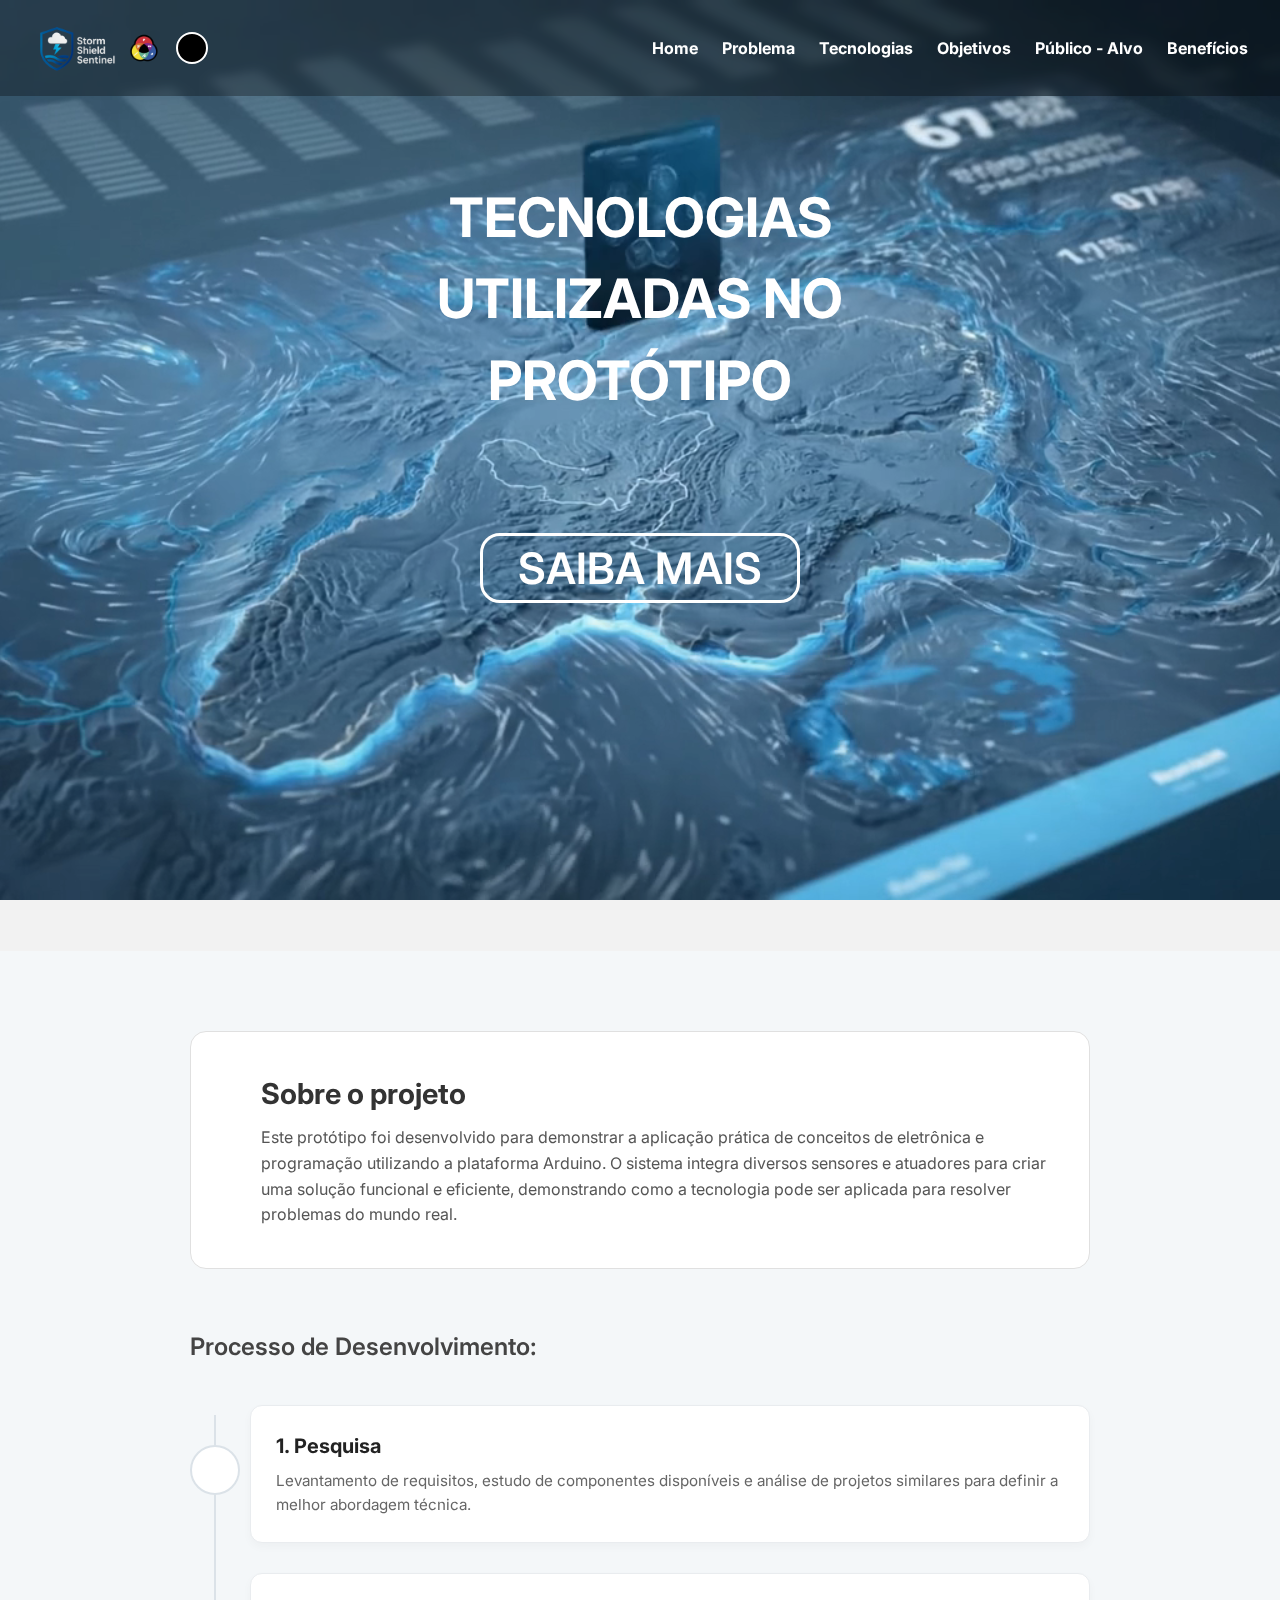
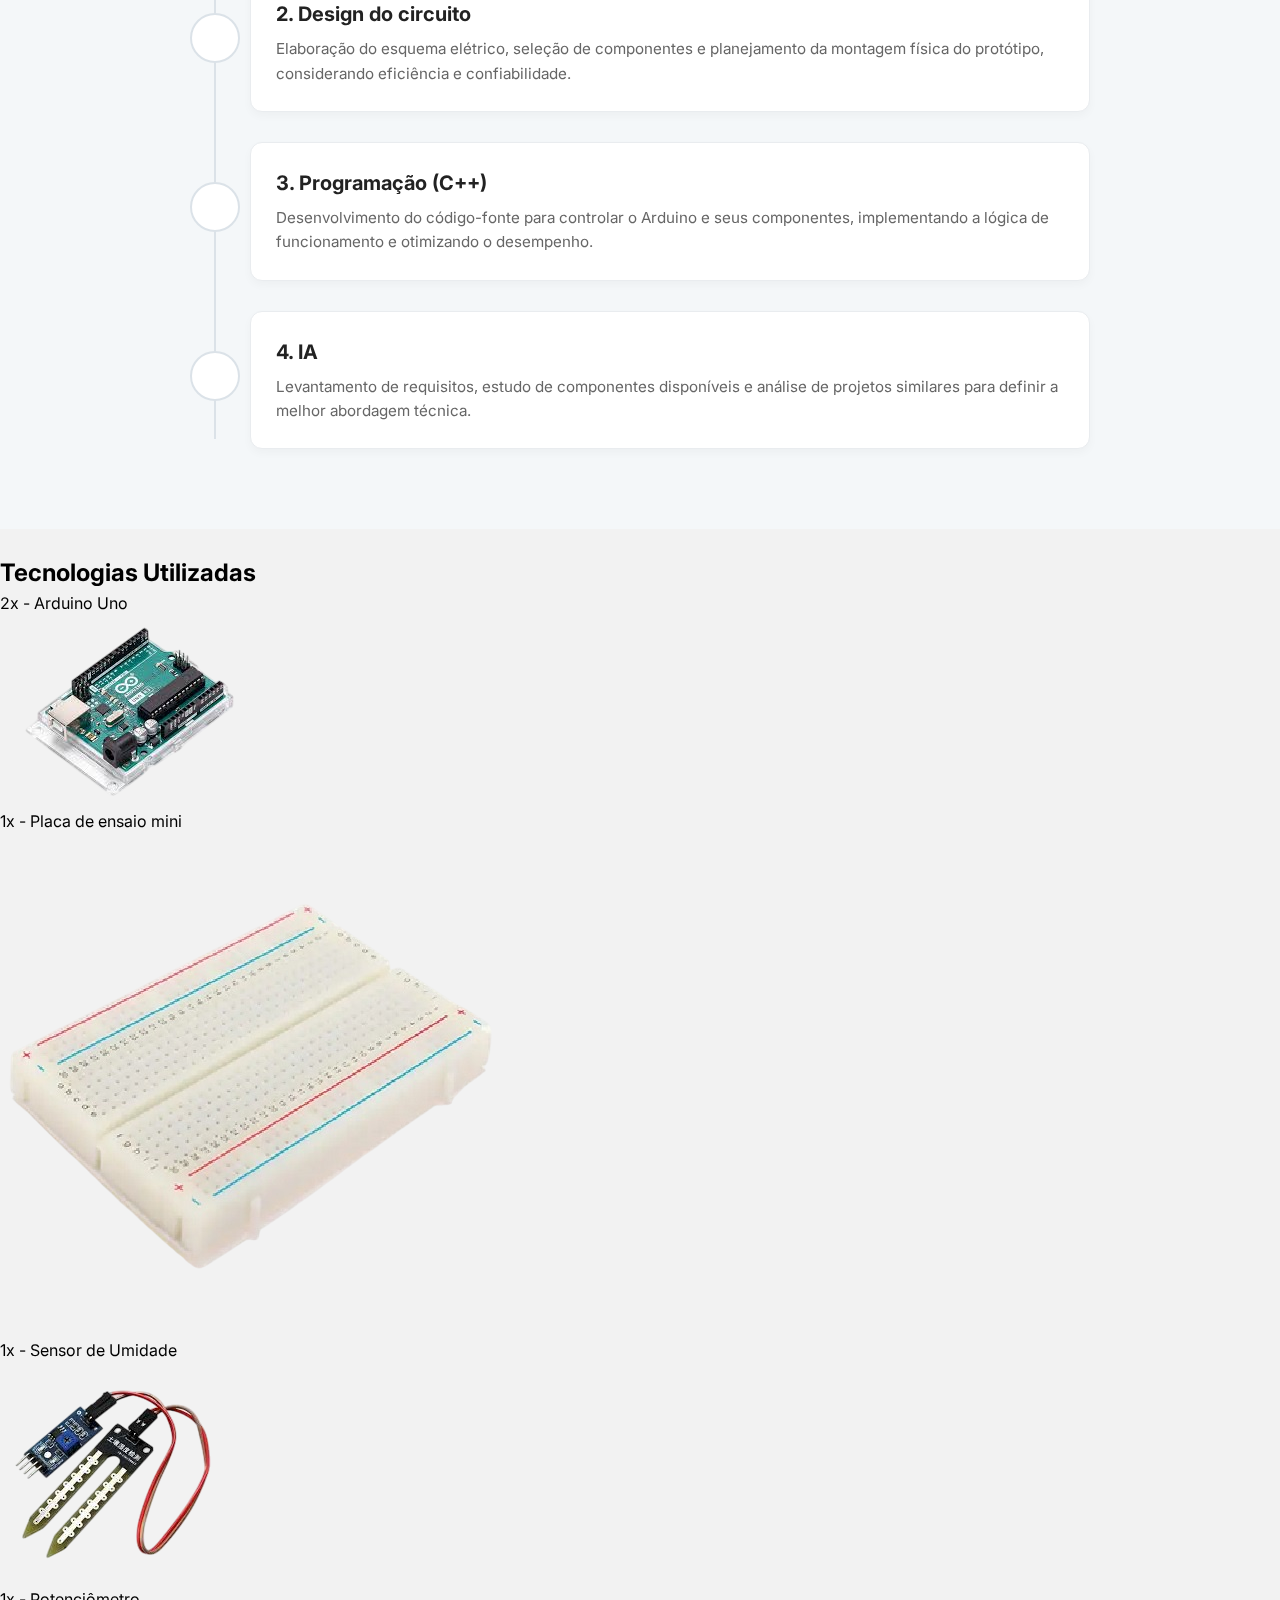
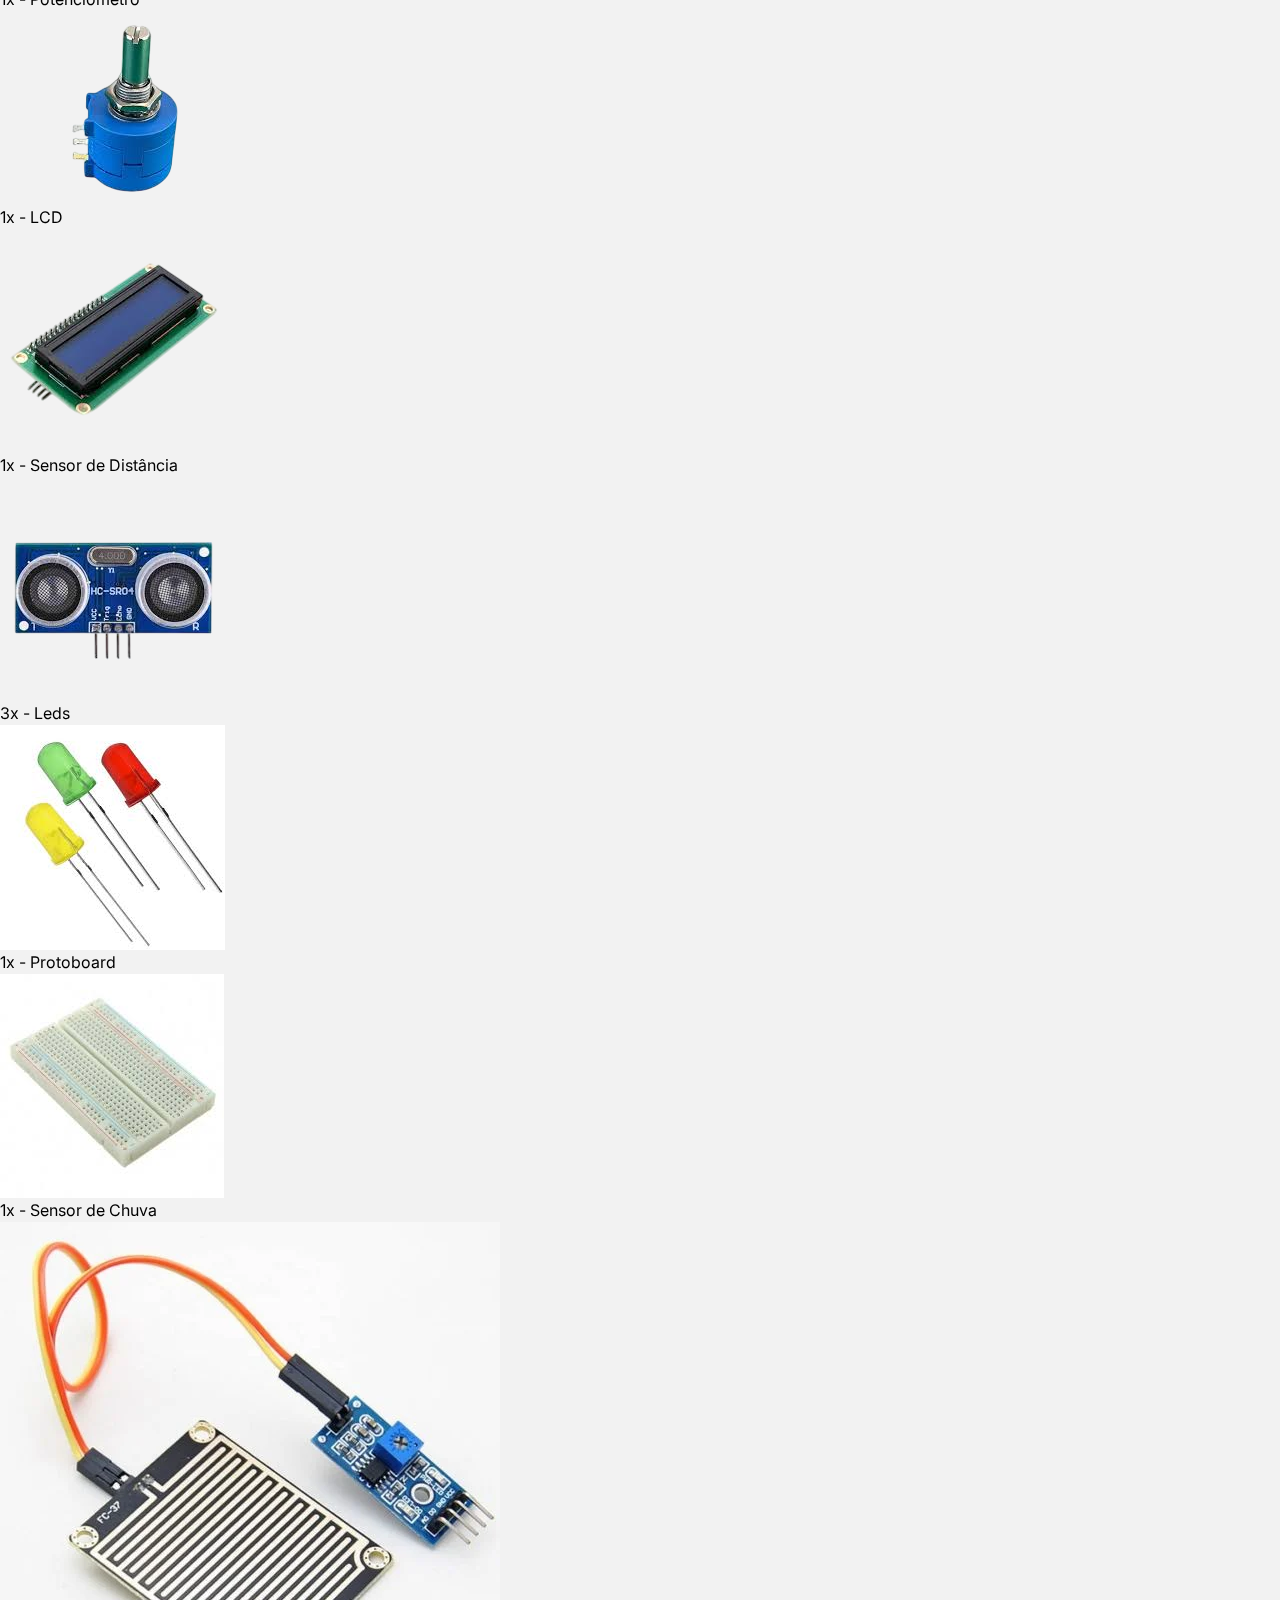
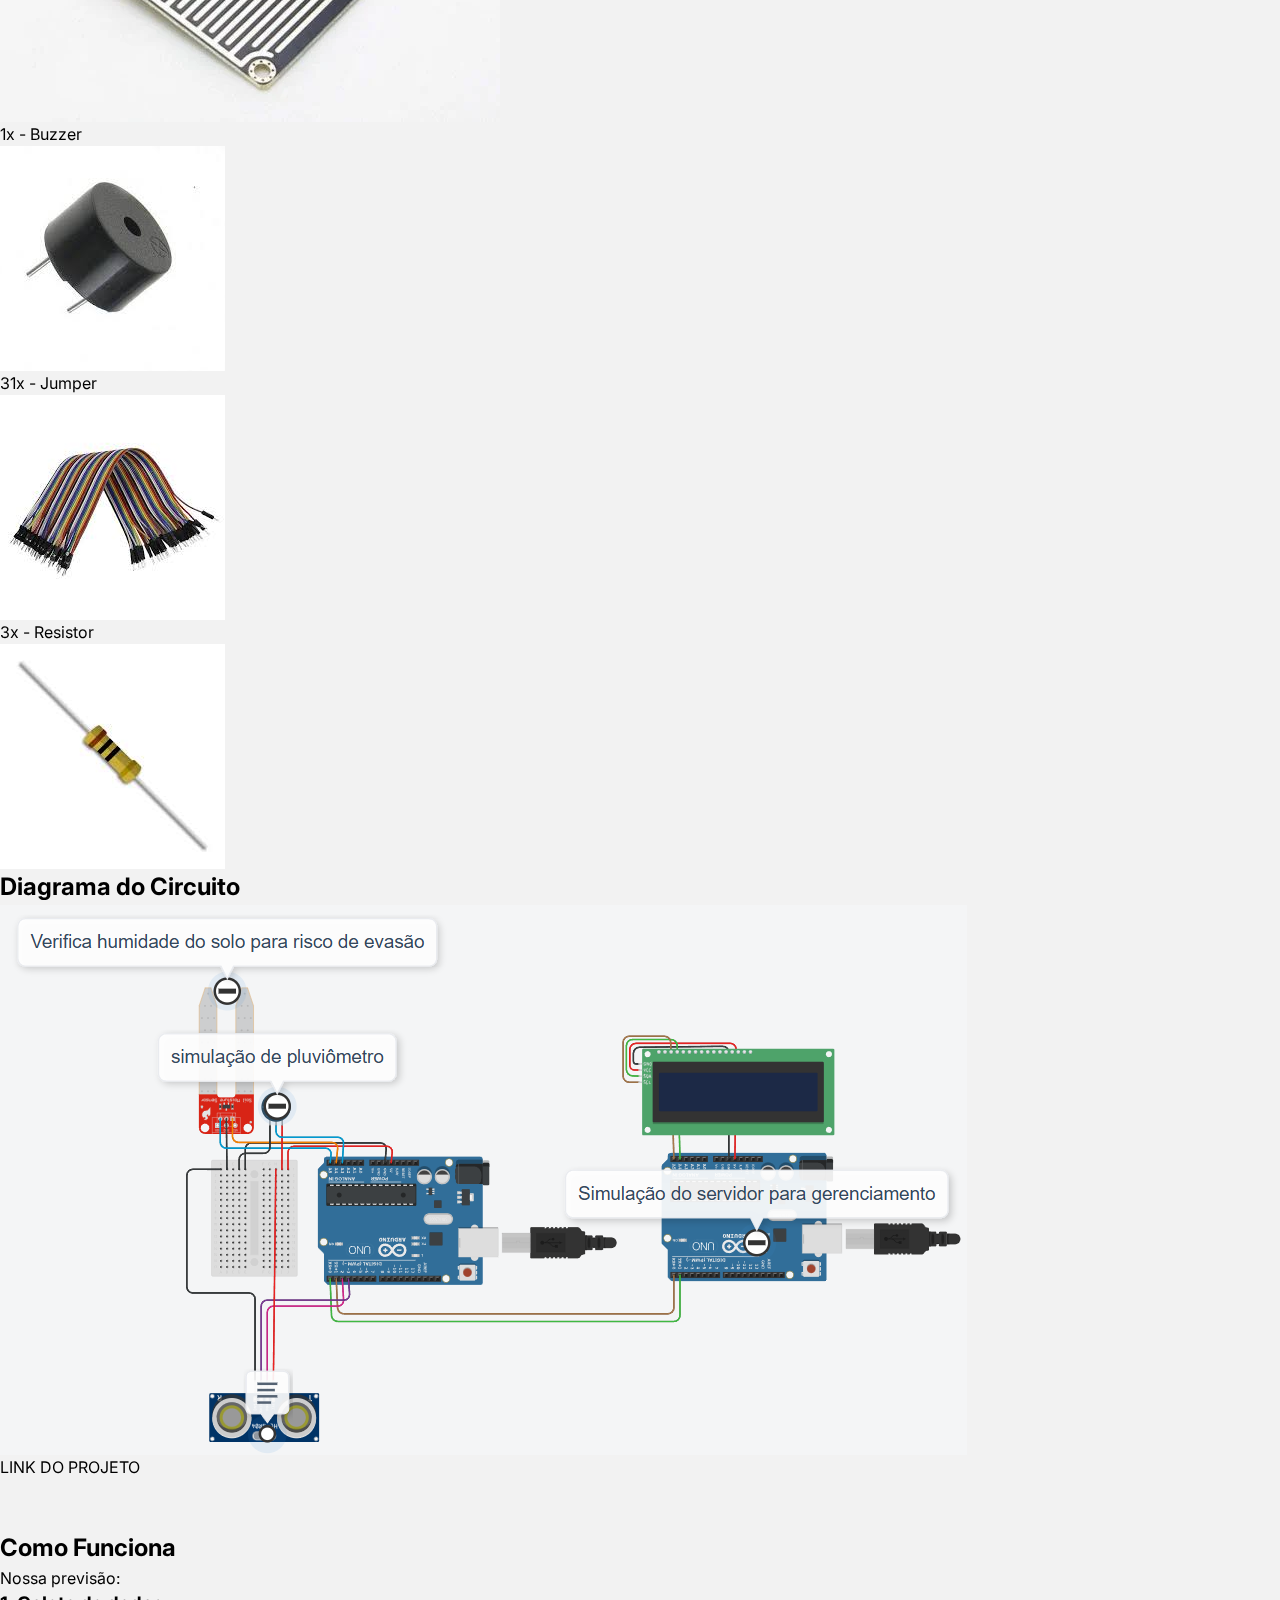
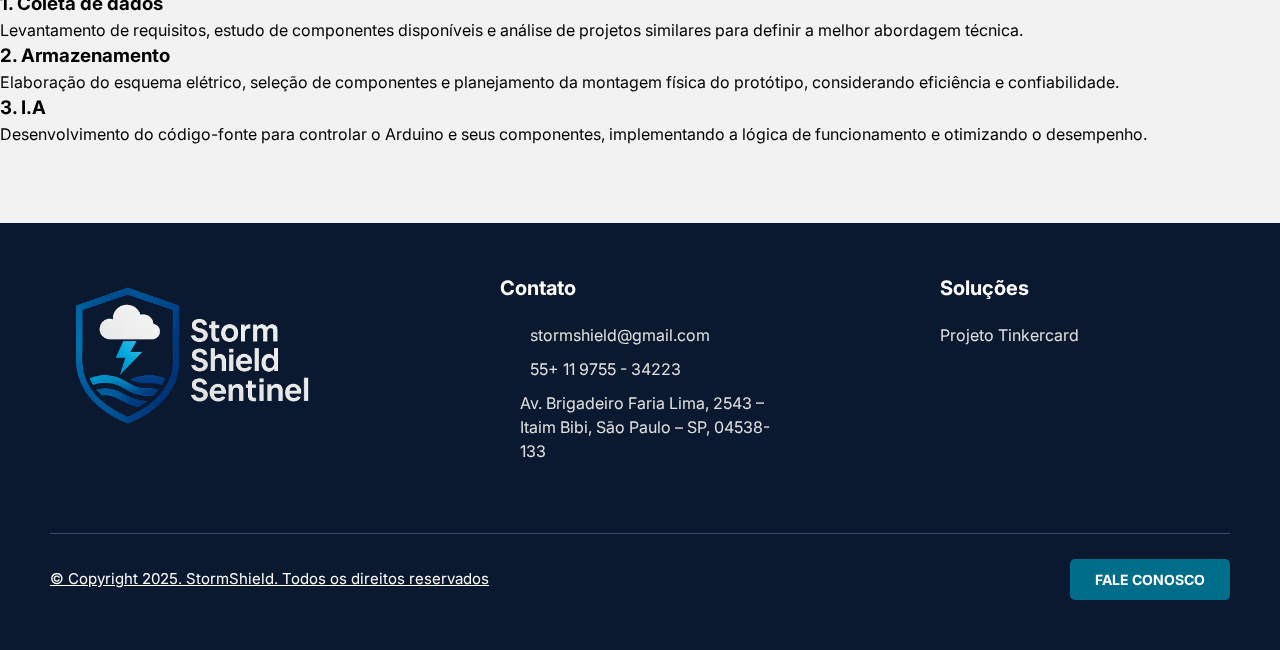
<file: src/pages/tecnologia.html>
<!DOCTYPE html>
<html lang="pt-br">

<head>
    <meta charset="UTF-8">
    <meta name="viewport" content="width=device-width, initial-scale=1.0"> 
    <link rel="stylesheet" href="/src/style/style.css">
    <link rel="stylesheet" href="/src/style/tecnologia.css">
    <link rel="icon" type="image/png" href="/src/assets/favicon.png" sizes="512x512">
    <title>StormShield - Tecnologias</title>
</head>

<body>

    <header>
        <div class="hero">
            <figure id="logo">
                <img src="/src/assets/LogoStormShield.png" alt="Logotipo da StormShield">
            </figure>

            <div class="hero-icons">
                <button type="button" class="daltonic-switcher" aria-label="Alternar modo para daltonismo">
                    <img src="/src/assets/DaltonismoChange.png" alt="Ícone de ajuste de cores para daltonismo">
                </button>
                <button type="button" class="theme-switcher" aria-label="Alternar tema claro/escuro">
                </button>
            </div>

            <nav class="menu">
                <ul class="menu-items">
                    <li><a href="/index.html">Home</a></li>
                    <li><a href="#problemas">Problema</a></li>
                    <li><a href="#tecnologias">Tecnologias</a></li>
                    <li><a href="#objetivos">Objetivos</a></li>
                    <li><a href="#publico-alvo">Público - Alvo</a></li>
                    <li><a href="#beneficios">Benefícios</a></li>
                </ul>
            </nav>

            <div class="button-menu-mobile">
                <button onclick="menuView()"></button>
            </div>
        </div>

        <video autoplay muted loop playsinline>
            <source src="/src/assets/videos/heroTecnologie.mp4" type="video/mp4">
        </video>

        <div class="header-content">
            <div class="destaque">
                <h1>TECNOLOGIAS <br>UTILIZADAS NO PROTÓTIPO</h1>
                <a href="#sensores-iot" class="btnReserva">SAIBA MAIS</a>
            </div>
        </div>
    </header>

    <main>
        <section id="processo">
            <div class="container-processo">
                
                <div class="sobre-projeto-box">
                    <div class="icone-box-grande">
                        <i class="#"></i>
                    </div>
                    <div class="texto-box">
                        <h2>Sobre o projeto</h2>
                        <p>
                            Este protótipo foi desenvolvido para demonstrar a aplicação prática de conceitos de eletrônica e programação utilizando a plataforma Arduino. O sistema integra diversos sensores e atuadores para criar uma solução funcional e eficiente, demonstrando como a tecnologia pode ser aplicada para resolver problemas do mundo real.
                        </p>
                    </div>
                </div>

                <h2 class="titulo-processo">Processo de Desenvolvimento:</h2>

                <div class="timeline">
                    <div class="timeline-item">
                        <div class="timeline-icone">
                            <i class="#"></i>
                        </div>
                        <div class="timeline-conteudo">
                            <h3>1. Pesquisa</h3>
                            <p>Levantamento de requisitos, estudo de componentes disponíveis e análise de projetos similares para definir a melhor abordagem técnica.</p>
                        </div>
                    </div>

                    <div class="timeline-item">
                        <div class="timeline-icone">
                            <i class="#"></i>
                        </div>
                        <div class="timeline-conteudo">
                            <h3>2. Design do circuito</h3>
                            <p>Elaboração do esquema elétrico, seleção de componentes e planejamento da montagem física do protótipo, considerando eficiência e confiabilidade.</p>
                        </div>
                    </div>

                    <div class="timeline-item">
                        <div class="timeline-icone">
                            <i class="#"></i>
                        </div>
                        <div class="timeline-conteudo">
                            <h3>3. Programação (C++)</h3>
                            <p>Desenvolvimento do código-fonte para controlar o Arduino e seus componentes, implementando a lógica de funcionamento e otimizando o desempenho.</p>
                        </div>
                    </div>

                    <div class="timeline-item">
                        <div class="timeline-icone">
                            <i class="#"></i>
                        </div>
                        <div class="timeline-conteudo">
                            <h3>4. IA</h3>
                            <p>Levantamento de requisitos, estudo de componentes disponíveis e análise de projetos similares para definir a melhor abordagem técnica.</p>
                        </div>
                    </div>
                </div>

            </div>
        </section>

        <section id="componentes-e-diagrama">
            <div class="container-geral">

                <h2 class="titulo-secao">Tecnologias Utilizadas</h2>

                <div class="componentes-grid">
                    <div class="componente-card">
                        <div class="card-titulo">2x - Arduino Uno</div>
                        <figure class="card-imagem">
                            <img src="/src/assets/Tecnologies/Arduino.png" alt="Arduino Uno">
                        </figure>
                    </div>

                    <div class="componente-card">
                        <div class="card-titulo">1x - Placa de ensaio mini</div>
                        <figure class="card-imagem">
                            <img src="/src/assets/Tecnologies/PlacaEnsaio.png" alt="Placa de ensaio mini (Protoboard)">
                        </figure>
                    </div>

                    <div class="componente-card">
                        <div class="card-titulo">1x - Sensor de Umidade</div>
                        <figure class="card-imagem">
                            <img src="/src/assets/Tecnologies/SensorUmidade.png" alt="Sensor de Umidade do Solo">
                        </figure>
                    </div>

                    <div class="componente-card">
                        <div class="card-titulo">1x - Potenciômetro</div>
                        <figure class="card-imagem">
                            <img src="/src/assets/Tecnologies/Potenciometro.png" alt="Potenciômetro">
                        </figure>
                    </div>

                    <div class="componente-card">
                        <div class="card-titulo">1x - LCD</div>
                        <figure class="card-imagem">
                            <img src="/src/assets/Tecnologies/LCD.png" alt="Display LCD 16x2">
                        </figure>
                    </div>

                    <div class="componente-card">
                        <div class="card-titulo">1x - Sensor de Distância</div>
                        <figure class="card-imagem">
                            <img src="/src/assets/Tecnologies/SensoDistacia.png" alt="Sensor de Distância Ultrassônico HC-SR04">
                        </figure>
                    </div>

                    <div class="componente-card">
                        <div class="card-titulo">3x - Leds</div>
                        <figure class="card-imagem">
                            <img src="/src/assets/Tecnologies/LedsArduino.jpg" alt="Sensor de Distância Ultrassônico HC-SR04">
                        </figure>
                    </div>

                    <div class="componente-card">
                        <div class="card-titulo">1x - Protoboard</div>
                        <figure class="card-imagem">
                            <img src="/src/assets/Tecnologies/Protoboard.jpg" alt="Sensor de Distância Ultrassônico HC-SR04">
                        </figure>
                    </div>

                    <div class="componente-card">
                        <div class="card-titulo">1x - Sensor de Chuva</div>
                        <figure class="card-imagem">
                            <img src="/src/assets/Tecnologies/SensorChuva.webp" alt="Sensor de Distância Ultrassônico HC-SR04">
                        </figure>
                    </div>

                    <div class="componente-card">
                        <div class="card-titulo">1x - Buzzer</div>
                        <figure class="card-imagem">
                            <img src="/src/assets/Tecnologies/Buzzer.jpg" alt="Sensor de Distância Ultrassônico HC-SR04">
                        </figure>
                    </div>

                    <div class="componente-card">
                        <div class="card-titulo">31x - Jumper</div>
                        <figure class="card-imagem">
                            <img src="/src/assets/Tecnologies/Jumper.jpg" alt="Sensor de Distância Ultrassônico HC-SR04">
                        </figure>
                    </div>

                    <div class="componente-card">
                        <div class="card-titulo">3x - Resistor</div>
                        <figure class="card-imagem">
                            <img src="/src/assets/Tecnologies/Resistor.jpg" alt="Sensor de Distância Ultrassônico HC-SR04">
                        </figure>
                    </div>

                </div>

                <h2 class="titulo-secao">Diagrama do Circuito</h2>
                
                <div class="diagrama-box">
                    <figure>
                        <img src="/src/assets/Tecnologies/Simulação.png" alt="Diagrama do circuito do projeto no Tinkercad">
                    </figure>
                    <a href="#" class="link-video-botao">LINK DO PROJETO</a>
                </div>
            </div>
        </section>

        <section id="como-funciona">
            <div class="container-funcionamento">

                <div class="titulo-principal">
                    <h2>Como Funciona</h2>
                    <p>Nossa previsão:</p>
                </div>

                <div class="etapa-box">
                    <div class="etapa-icone">
                        <i class="#"></i>
                    </div>
                    <div class="etapa-conteudo">
                        <h3>1. Coleta de dados</h3>
                        <p>Levantamento de requisitos, estudo de componentes disponíveis e análise de projetos similares para definir a melhor abordagem técnica.</p>
                    </div>
                </div>

                <div class="etapa-box">
                    <div class="etapa-icone">
                        <i class="#"></i>
                    </div>
                    <div class="etapa-conteudo">
                        <h3>2. Armazenamento</h3>
                        <p>Elaboração do esquema elétrico, seleção de componentes e planejamento da montagem física do protótipo, considerando eficiência e confiabilidade.</p>
                    </div>
                </div>
                
                <div class="etapa-box">
                    <div class="etapa-icone">
                        <i class="#"></i>
                    </div>
                    <div class="etapa-conteudo">
                        <h3>3. I.A</h3>
                        <p>Desenvolvimento do código-fonte para controlar o Arduino e seus componentes, implementando a lógica de funcionamento e otimizando o desempenho.</p>
                    </div>
                </div>

            </div>
        </section>


        
    </main>

    <footer class="footer">
        <div class="footer-content">
            <div class="footer-logo">
                <img src="/src/assets/LogoStormShield.png">
            </div>
            <div class="footer-contact">
                <h3>Contato</h3>
                <p><i class="#"></i> <a href="mailto:stormshield@gmail.com">stormshield@gmail.com</a></p>
                <p><i class="#"></i> <a href="tel:+5511975534223">55+ 11 9755 - 34223</a></p>
                <p><i class="#"></i> Av. Brigadeiro Faria Lima, 2543 – Itaim Bibi, São Paulo – SP, 04538-133</p>
            </div>
            <div class="footer-solutions">
                <h3>Soluções</h3>
                <p><a href="#">Projeto Tinkercard</a></p>
            </div>
        </div>
        <div class="footer-divider"></div>
        <div class="footer-bottom">
            <p class="footer-copyright">&copy; Copyright 2025. StormShield. Todos os direitos reservados</p>
            <a href="#" class="footer-button">FALE CONOSCO</a>
        </div>
    </footer>


</body>
</html>
</file>
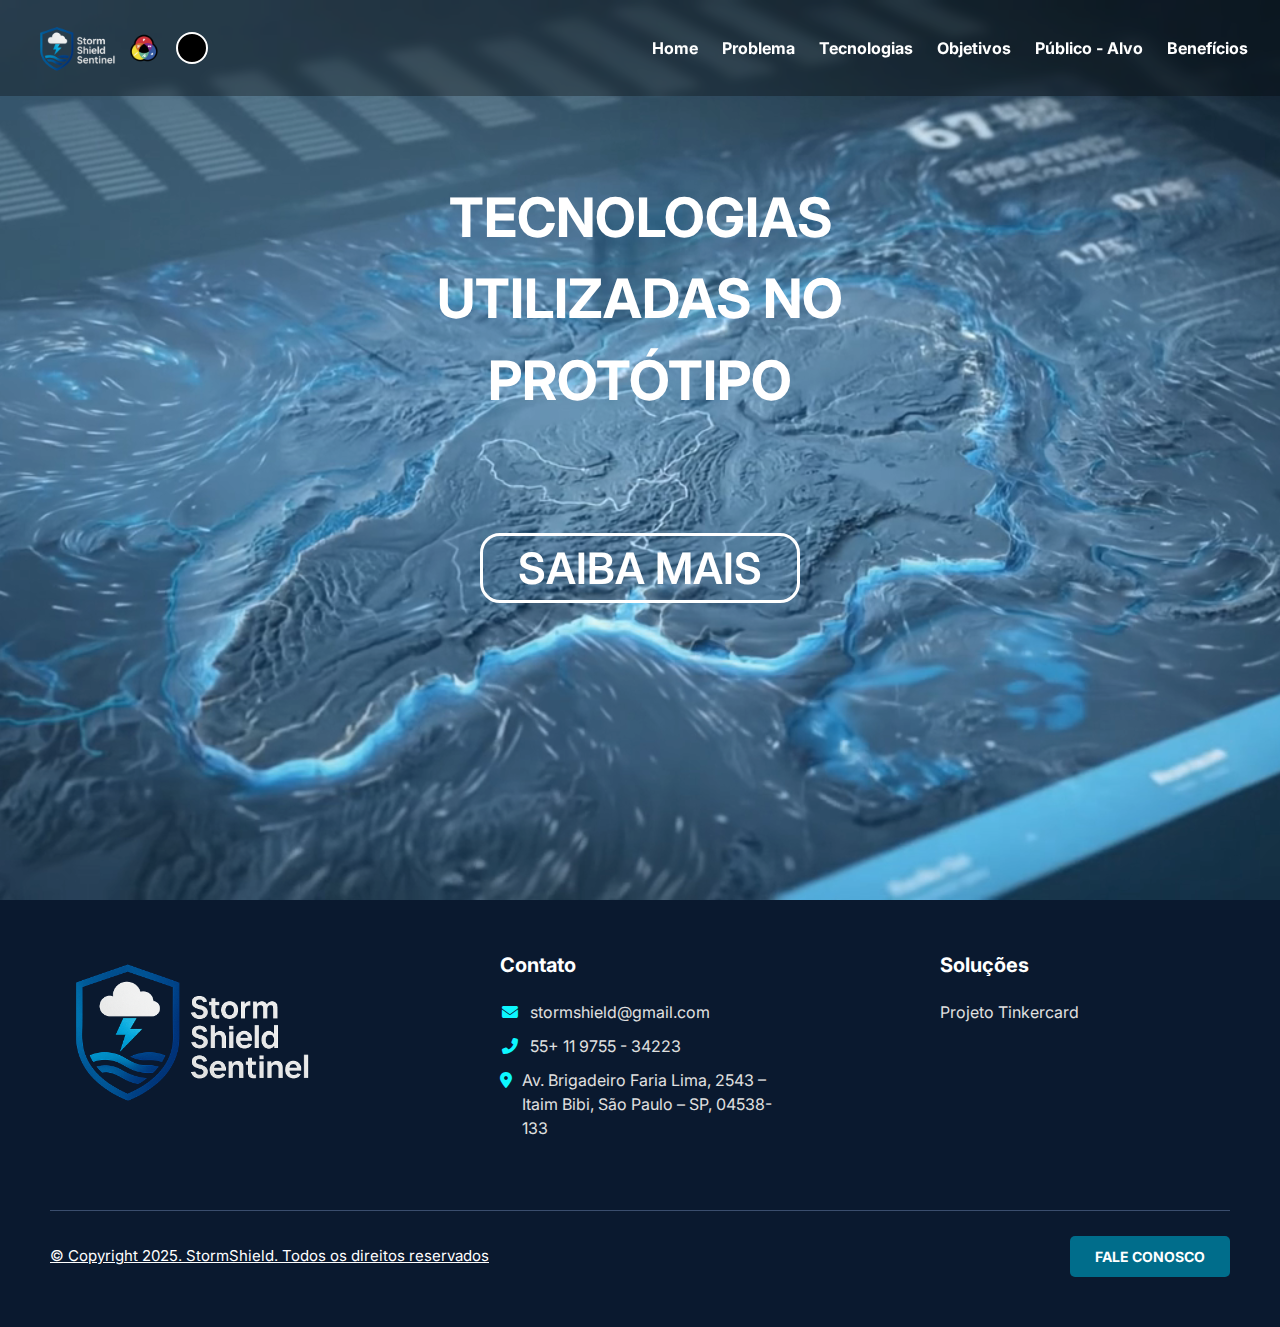
<file: src/assets/pages/tecnologia.html>
<!DOCTYPE html>
<html lang="en">

<head>
    <meta charset="UTF-8">
    <meta name="viewport" content="width=device-width, initial-scale=1.0"> 
    <link rel="stylesheet" href="/src/style/style.css">
    <link rel="icon" type="image/png" href="/src/assets/favicon.png" sizes="512x512">
    <link rel="stylesheet" href="https://cdnjs.cloudflare.com/ajax/libs/font-awesome/6.5.0/css/all.min.css" />
    <title>StormShield</title>
</head>

<body>

    
    <header>
        <div class="hero">
            <figure id="logo">
                <img src="/src/assets/LogoStormShield.png" alt="Logotipo da StormShield">
            </figure>

            <div class="hero-icons">
                <button type="button" class="daltonic-switcher" aria-label="Alternar modo para daltonismo">
                    <img src="/src/assets/DaltonismoChange.png" alt="Ícone de ajuste de cores para daltonismo">
                </button>
                <button type="button" class="theme-switcher" aria-label="Alternar tema claro/escuro">
                </button>
            </div>

            <nav class="menu">
                <ul class="menu-items">
                    <li><a href="/index.html">Home</a></li>
                    <li><a href="#problemas">Problema</a></li>
                    <li><a href="#tecnologias">Tecnologias</a></li>
                    <li><a href="#objetivos">Objetivos</a></li>
                    <li><a href="#publico-alvo">Público - Alvo</a></li>
                    <li><a href="#beneficios">Benefícios</a></li>
                </ul>
            </nav>

            <div class="button-menu-mobile">
                <button onclick="menuView()"></button>
            </div>
        </div>

        <video autoplay muted loop playsinline>
            <source src="/src/assets/videos/heroTecnologie.mp4" type="video/mp4">
        </video>

        <div class="header-content">
            <div class="destaque">
                <h1>TECNOLOGIAS <br>UTILIZADAS NO PROTÓTIPO</h1>
                
                <button class="btnReserva">SAIBA MAIS</button>
            </div>
        </div>
    </header>


    

    

    <!-- FOOTER -->

    <footer class="footer">
        <div class="footer-content">
            <div class="footer-logo">
                <img src="/src/assets/LogoStormShield.png">
            </div>
            <div class="footer-contact">
                <h3>Contato</h3>
                <p><i class="fas fa-envelope"></i> <a href="mailto:stormshield@gmail.com">stormshield@gmail.com</a></p>
                <p><i class="fas fa-phone-alt"></i> <a href="tel:+5511975534223">55+ 11 9755 - 34223</a></p>
                <p><i class="fas fa-map-marker-alt"></i> Av. Brigadeiro Faria Lima, 2543 – Itaim Bibi, São Paulo – SP, 04538-133</p>
            </div>

            <div class="footer-solutions">
                <h3>Soluções</h3>
                <p><a href="#">Projeto Tinkercard</a></p>
                </div>
        </div>
        <div class="footer-divider"></div>
        <div class="footer-bottom">
            <p class="footer-copyright">&copy; Copyright 2025. StormShield. Todos os direitos reservados</p>
            <a href="#" class="footer-button">FALE CONOSCO</a>
        </div>
    </footer>


    <script src="/src/script/loading.js"></script>

</body>
</html>
</file>
<file: src/style/style.css>
@import url('https://fonts.googleapis.com/css2?family=Inter:ital,opsz,wght@0,14..32,100..900;1,14..32,100..900&display=swap');

/*set*/
* {
    margin: 0;
    padding: 0;
    box-sizing: border-box;
    font-family: "Inter", sans-serif;
}

/* variables */

:root {
    --color-white: #FFFFFF;
    --color-red: #FF0000;
    --color-ice: #7DF1F5;
    --color-background-one: #F2F2F2;
    --color-background-dark: #000000;
    --color-background-red: #F3DADA;
    --color-background-blue-one: #E1F5FE;
    --color-background-blue-two: #06ACE9;
    --color-background-blue-three: #4788FF;
    --color-background-blue-four: #2D52CE;
    --gradient: rgba(0, 0, 0, .3);
    --transition: .5s;
    --spacing-sm: 1rem;
    /* 16px */
    --spacing-md: 1.5rem;
    /* 24px */
    --spacing-lg: 2rem;
    /* 32px */
    --spacing-mlg: 3rem;

    --sizing-icons: 5rem;
    --sizing-benefit-icons: 4rem;
    --sizing-footer-icons: 1rem;
    --transition-speed: 0.3s;
}

/* configurações gerais */
html {
    font-size: 16px;
}

body {
    font-family: "Inter", sans-serif;
    line-height: 1.5;
    -webkit-font-smoothing: antialiased;
    text-rendering: optimizeLegibility;
    background-color: var(--color-background-one);
    overflow: hidden;
}

a {
    text-decoration: none;
    color: inherit;
}

ul {
    list-style: none;
}

img {
    display: block;
    max-width: 100%;
}

main {
    padding: 4% 0;
}

section {
    padding: 2% 0;
}

/* configurações gerais página fim */

/* cabeçalho */

/* icones*/


header {
    position: relative;
    width: 100%;
    height: 100dvh;
    overflow: hidden;
    color: var(--color-white);
}

header video {
    position: absolute;
    top: 0;
    left: 0;
    width: 100%;
    height: 100%;
    object-fit: cover;
    z-index: -1;
}

.header-content {
    position: relative;
    z-index: 1;
    display: flex;
    align-items: center;
    justify-content: center;
    height: 100%;
    text-align: center;
}

.hero {
    display: flex;
    width: 100%;
    align-items: center;
    padding: 0 var(--spacing-lg);
    position: fixed;
    top: 0;
    left: 0;
    z-index: 100;
    overflow: hidden;
    backdrop-filter: blur(5px);
    background-color: var(--gradient);
}

.destaque {
    display: flex;
    justify-content: center;
    align-items: center;
    flex-direction: column;
    height: 100vh;
    padding: 1% 23%;

}

.destaque h1 {
    text-transform: uppercase;
    font-size: 3.4rem;
    font-weight: bolder;
    text-align: center;
    margin-bottom: 6rem;
    margin-top: -120px;
}

.destaque p {
    text-align: center;
    font-size: 1.2rem;
}

.btnReserva {
    /* font-family: "Lexend"; */
    width: 320px;
    height: 70px;
    margin-top: 1rem;
    border-radius: 20px;
    background-color: transparent;
    border: solid 3px var(--color-white);
    color: var(--color--primary);
    font-size: 2.7rem;
    font-weight: 600;
    text-transform: uppercase;
    transition: var(--transition);
    cursor: pointer;
}

.btnReserva:hover {
    background-color: var(--color--primary);
    color: var(--color--text);
}

#logo {
    width: 6rem;
    height: 6rem;
    flex-shrink: 0;
}

#logo img {
    width: 100%;
    height: 100%;
    object-fit: contain;
}

.hero-icons {
    display: flex;
    align-items: center;
    gap: var(--spacing-sm);
}

/* icones fim */
/* menu */
.daltonic-switcher,
.theme-switcher {
    background-color: transparent;
    border: none;
    cursor: pointer;
    width: var(--spacing-lg);
    height: var(--spacing-lg);
}

.theme-switcher {
    border-radius: 50%;
    border: 2px solid var(--color-white);
    background-color: var(--color-background-dark);
}

.button-menu-mobile {
    display: none;
}

.menu {
    margin-left: auto;
}

.menu-items {
    display: flex;
    gap: var(--spacing-md);
}

.menu-items li>a {
    font-weight: bold;
    font-size: var(--spacing-sm);
}

/* menu fim*/
/* cabeçalho fim*/

/* configurações gerais main */
.cabecalho-conteudo {
    text-align: center;
    margin-top: 50px
}

.cabecalho-conteudo>h2 {
    text-transform: uppercase;
    font-weight: bold;
    font-size: 4rem;
    margin-top: 50px
}

.cabecalho-conteudo>p {
    margin-top: 50px;
    font-size: var(--spacing-lg);
}

.conteudo {
    margin-left: 20px;
    margin-right: 20px;
}

.box {
    margin-top: 50px;
    margin-bottom: 50px;
    width: 100%;
    display: flex;
    justify-content: space-between;
}

.card {
    text-align: center;
    border-radius: 30px;
    background-color: var(--color-white);
    margin: 20px;
    padding: 5% 3%;
    flex-basis: 30%;
    flex-grow: 1;
}

.card>h4 {
    margin-top: 20px;
    font-size: var(--spacing-lg);
}

.card>p {
    margin-top: 10px;
    font-size: var(--spacing-md);
}

#tecnologias,
#publico-alvo {
    background-color: var(--color-white);
}

/* configurações gerais main */

/* problemas */

#problemas {
    background-color: #F2F2F2;
    padding: 5px
}

.destaque-problemas {
    display: flex;
    align-items: center;
    justify-content: center;
    gap: 40px;
    padding: 40px;

}

.slideshow {
    position: relative;
    width: 500px;
    height: 300px;
    overflow: hidden;
    border-radius: 12px;
    box-shadow: 0 4px 10px rgba(0, 0, 0, 0.2);
}

.slide {
    position: absolute;
    width: 100%;
    height: 100%;
    object-fit: cover;
    opacity: 0;
    transition: opacity 1s ease-in-out;
}

.slide.active {
    opacity: 1;
}

.alerta {
    background-color: #ffe5e5;
    padding: 30px;
    border-radius: 20px;
    box-shadow: 2px 4px 6px rgba(0, 0, 0, 0.2);
    border-left: 5px solid red;
    width: 550px;
}

.alerta h4 {
    font-size: 1.6rem;
    margin-bottom: 15px;
    color: #4a0000;
}

.alerta ul {
    list-style-type: disc;
    padding-left: 20px;
}

.alerta li {
    font-weight: bold;
    margin-bottom: 10px;
}

.tecnologia, 
.objetivos{
       padding: 10px;
}

/* problemas fim */

/* tecnologias */

.tecnologia {
    background-color: var(--color-background-blue-one);
}

.destaque-tecnologia {
    padding: 3% 2%;
    text-align: center;
    background-color: var(--color-background-blue-two);
    border-radius: 40px;
    max-width: 75%;
    margin: 0 auto;
}

.destaque-tecnologia>h3 {
    font-size: 2.5rem;
    color: var(--color-white);
    font-weight: bold;
    text-transform: uppercase;
}

.destaque-tecnologia>p {
    font-size: 1.5rem;
    font-weight: bold;
}

.indices {
    margin-top: 10px;
    display: flex;
    justify-content: space-around;
    text-align: center;
    padding: 10px 0;
}

.indices>div {
    display: flex;
    flex-direction: column;
    text-align: center;
    font-size: 1.8rem;
    margin: 0 10px;
}

.indices>div>span {
    font-weight: bold;
    color: var(--color-ice);
}

.indices>div>p {
    font-weight: bold;
    color: var(--color-white);
}

/* tecnologias fim */

/* objetivos */


.cabecalho-conteudo-objetivos  h2{
    font-size: 40px;
    text-align: center;
    margin-bottom: 10px;
}

.cabecalho-conteudo-objetivos  p{
    font-size: 25px;
    text-align: center;
}

/* objetivos fim */

/* publico-alvo */

#publico-alvo {
    padding: 80px 20px;
    background-color: #ffffff;
    font-family: "Inter", sans-serif;
}

.cabecalho-conteudo-publico {
    text-align: left;
    margin-left: 235px;
    margin-bottom: 60px;
}

.cabecalho-conteudo-publico h2 {
    font-size: 3rem;
    font-weight: bold;
    color: #000000;
}

.publico-alvo-cards {
    display: flex;
    flex-direction: column;
    gap: 100px;
    max-width: 1000px;
    margin: 0 auto;
}

.publico-alvo-item {
    display: flex;
    align-items: center;
    gap: 40px;
}

.publico-alvo-item:nth-child(even) {
    flex-direction: row-reverse; 
}

.publico-alvo-texto {
    flex: 1;
}

.publico-alvo-texto h3 {
    font-size: 2rem;
    font-weight: bold;
    color: #305874;
    margin-bottom: 15px;
    margin-top: -100px;
    line-height: 1.3;
}

.publico-alvo-texto p {
    font-size: 1rem;
    line-height: 1.6;
    color: #495057;
    margin-bottom: 20px;
}

.publico-alvo-texto p.fonte {
    font-size: 0.9rem;
    color: #305874;
    font-weight: 500;
    margin-bottom: 0;
    display: flex;
    align-items: center;
}

.publico-alvo-texto p.fonte::before {
    content: '|';
    margin-right: 10px;
    font-weight: bold;
}

.publico-alvo-texto p.fonte cite {
    font-style: normal;
}

.publico-alvo-imagem {
    flex-basis: 45%;
    max-width: 45%;
    height: auto;
}

.publico-alvo-imagem img {
    width: 100%;
    height: auto;
    object-fit: cover;
    display: block;
}


/* publico-alvo fim */

/* beneficios */

.cabecalho-conteudo-beneficios h2{
    font-size: 3rem;
    text-align: center;
    margin-bottom: 40px;

}
.cabecalho-conteudo-beneficios p{
    font-size: 30px;
    text-align: center;
   
}

.icon-box{
    display: flex;
    flex-direction: column;
    align-items: center;
    width: 100%;
}

.icon-guia {
    background-color: var(--color-background-blue-four);
    border-radius: 50%;
    width: 6rem;
    height: 6rem;
    display: flex;
    align-items: center;
    justify-content: center;
}
/* beneficios fim */

/* card-destaque */

.box-destaque {
    border-radius: 30px;
    display: flex;
    gap: 0;
    background-color: #F2F2F2;
    margin: 0 auto;
    max-width: 75%;
    overflow: hidden; /* ESSENCIAL para o border-radius funcionar direito */
}

.box-destaque > video { 
    width: 50%; 
    object-fit: cover;
    border-top-left-radius: 30px;
    border-bottom-left-radius: 30px;
    height: auto; 
}

.card-destaque-conteudo {
    padding: 30px;
    display: flex;
    flex-direction: column;
    justify-content: center;
    width: 100%; 
}

.card-destaque-conteudo>h3 {
    font-size: 50px;
    margin-bottom: 10%;
    
}

.card-destaque-conteudo>p {
    font-size: 20px;
    margin-bottom: 10%;
}

.card-destaque-conteudo img {
    width: 45%;
    left: 0;
    height: auto;
}

.card-destaque-conteudo .botao {
    border-radius: 20px;
    padding: 10px 10px; 
    font-weight: bold;
    font-size: 1.5rem; 
    color: white;
    background-color: #4788FF;
    display: inline-block;
    text-align: center;
    width: 300px; 

}
/* card-destaque fim */

/* FOOTER */

.footer {
    background-color: #0A192F;
    /* Cor de fundo principal do footer (azul escuro) */
    color: #E0E0E0;
    /* Cor do texto principal (cinza claro/branco) */
    padding: 50px 50px;
    /* Espaçamento interno */

}

.footer-content {
    display: flex;
    justify-content: space-between;
    flex-wrap: wrap;
    gap: 150px;
    margin-bottom: 30px;
}


.footer-contact,
.footer-solutions {
    flex: 1;
    min-width: 220px;

}


.footer-logo {
    width: 300px;
    font-weight: bold;
    display: flex;
    align-items: center;
    margin-top: -70px;

}


.footer h3 {
    font-size: 20px;
    color: #FFFFFF;
    margin-top: 0;
    margin-bottom: 20px;
    margin-left: 0px;
}

.footer-contact p {
    display: flex;
    align-items: flex-start;
    gap: 10px;
    margin: 10px 0;
}

.footer-contact p i {
    width: 20px;
    text-align: center;
    margin-top: 4px;
    color: #0DF7FF;
}

.footer-contact a,
.footer-solutions a {
    color: #E0E0E0;
    text-decoration: none;
}

.footer-contact a:hover,
.footer-solutions a:hover {
    color: #00AEEF;
    /* Cor ao passar o mouse nos links */
}

.footer-divider {
    border-top: 1px solid #3A4D6D;
    /* Cor da linha divisória (cinza azulado) */
    margin-top: 10px;
    margin-bottom: 25px;
}

.footer-bottom {
    display: flex;
    justify-content: space-between;
    align-items: center;
    flex-wrap: wrap;
    gap: 15px;

}

.footer-copyright {
    font-size: 15px;
    color: #FFFFFF;
    margin: 0;
    text-decoration: underline;
}

.footer-button {
    background-color: #006D8B;
    color: #FFFFFF;
    padding: 10px 25px;
    border: none;
    border-radius: 5px;
    font-size: 14px;
    font-weight: bold;
    text-decoration: none;
    cursor: pointer;
    transition: background-color 0.3s ease;
}

.footer-button:hover {
    background-color: #008AB8;
}




/* responsividade */
@media (max-width: 950px) {
    .box {
        flex-direction: column;
        align-items: center;
        gap: 30px;
    }

    .card {
        width: 90%;
        margin: 10px 0;
        flex-basis: auto;
    }

    .card>h4 {
        font-size: var(--spacing-md);
    }

    .card>p {
        font-size: var(--spacing-sm);
    }

    .indices {
        flex-direction: column;
    }

    .indices>div {
        margin-top: 20px;
    }
}

/* responsividade fim*/
</file>
<file: src/style/tecnologia.css>
#processo {
    background-color: #f4f7f9;
    padding: 80px 5%;
}

.container-processo {
    max-width: 900px;
    margin: 0 auto;
}

/* Bloco "Sobre o Projeto" */
.sobre-projeto-box {
    background-color: var(--color-white);
    border-radius: 16px;
    padding: 40px;
    display: flex;
    align-items: center;
    gap: 30px;
    margin-bottom: 60px;
    border: 1px solid #e0e0e0;
}

.icone-box-grande {
    color: #00b4d8; /* Cor azul clara para o ícone */
    font-size: 3.5rem;
}

.texto-box h2 {
    font-size: 1.8rem;
    margin-bottom: 10px;
    color: #333;
}

.texto-box p {
    font-size: 1rem;
    line-height: 1.6;
    color: #555;
}

/* Título e Timeline */
.titulo-processo {
    font-size: 1.5rem;
    color: #444;
    margin-bottom: 40px;
    font-weight: 600;
}

.timeline {
    position: relative;
    padding-left: 60px; /* Muda a linha*/
}

/* Linha vertical da timeline */
.timeline::before {
    content: '';
    position: absolute;
    left: 24px; /* Centraliza a linha com os ícones */
    top: 10px;
    bottom: 10px;
    width: 2px;
    background-color: #dbe2e8;
}

.timeline-item {
    position: relative;
    display: flex;
    gap: 20px;
    margin-bottom: 30px; 
}

.timeline-item:last-child {
    margin-bottom: 0;
}

.timeline-icone {
    position: absolute;
    left: -60px; 
    width: 50px;
    height: 50px;
    background-color: var(--color-white);
    border: 2px solid #dbe2e8;
    border-radius: 50%;
    display: flex;
    align-items: center;
    justify-content: center;
    color: var(--color-background-blue-two);
    font-size: 1.5rem;
    z-index: 10; /* Garante que fique acima da linha */
    margin-top: 40px;
}

.timeline-conteudo {
    background-color: var(--color-white);
    padding: 25px;
    border-radius: 12px;
    border: 1px solid #e9ecef;
    width: 100%;
    box-shadow: 0 4px 10px rgba(0,0,0,0.03);
}

.timeline-conteudo h3 {
    font-size: 1.25rem;
    margin-bottom: 8px;
    color: #222;
}

.timeline-conteudo p {
    font-size: 0.95rem;
    line-height: 1.6;
    color: #666;
}

/* Responsividade */
@media(max-width: 768px) {
    .sobre-projeto-box {
        flex-direction: column;
        text-align: center;
    }

    .timeline {
        padding-left: 30px;
    }

    .timeline::before {
        left: 14px;
    }

    .timeline-icone {
        width: 40px;
        height: 40px;
        left: -16px;
        font-size: 1.2rem;
    }
}
</file>
